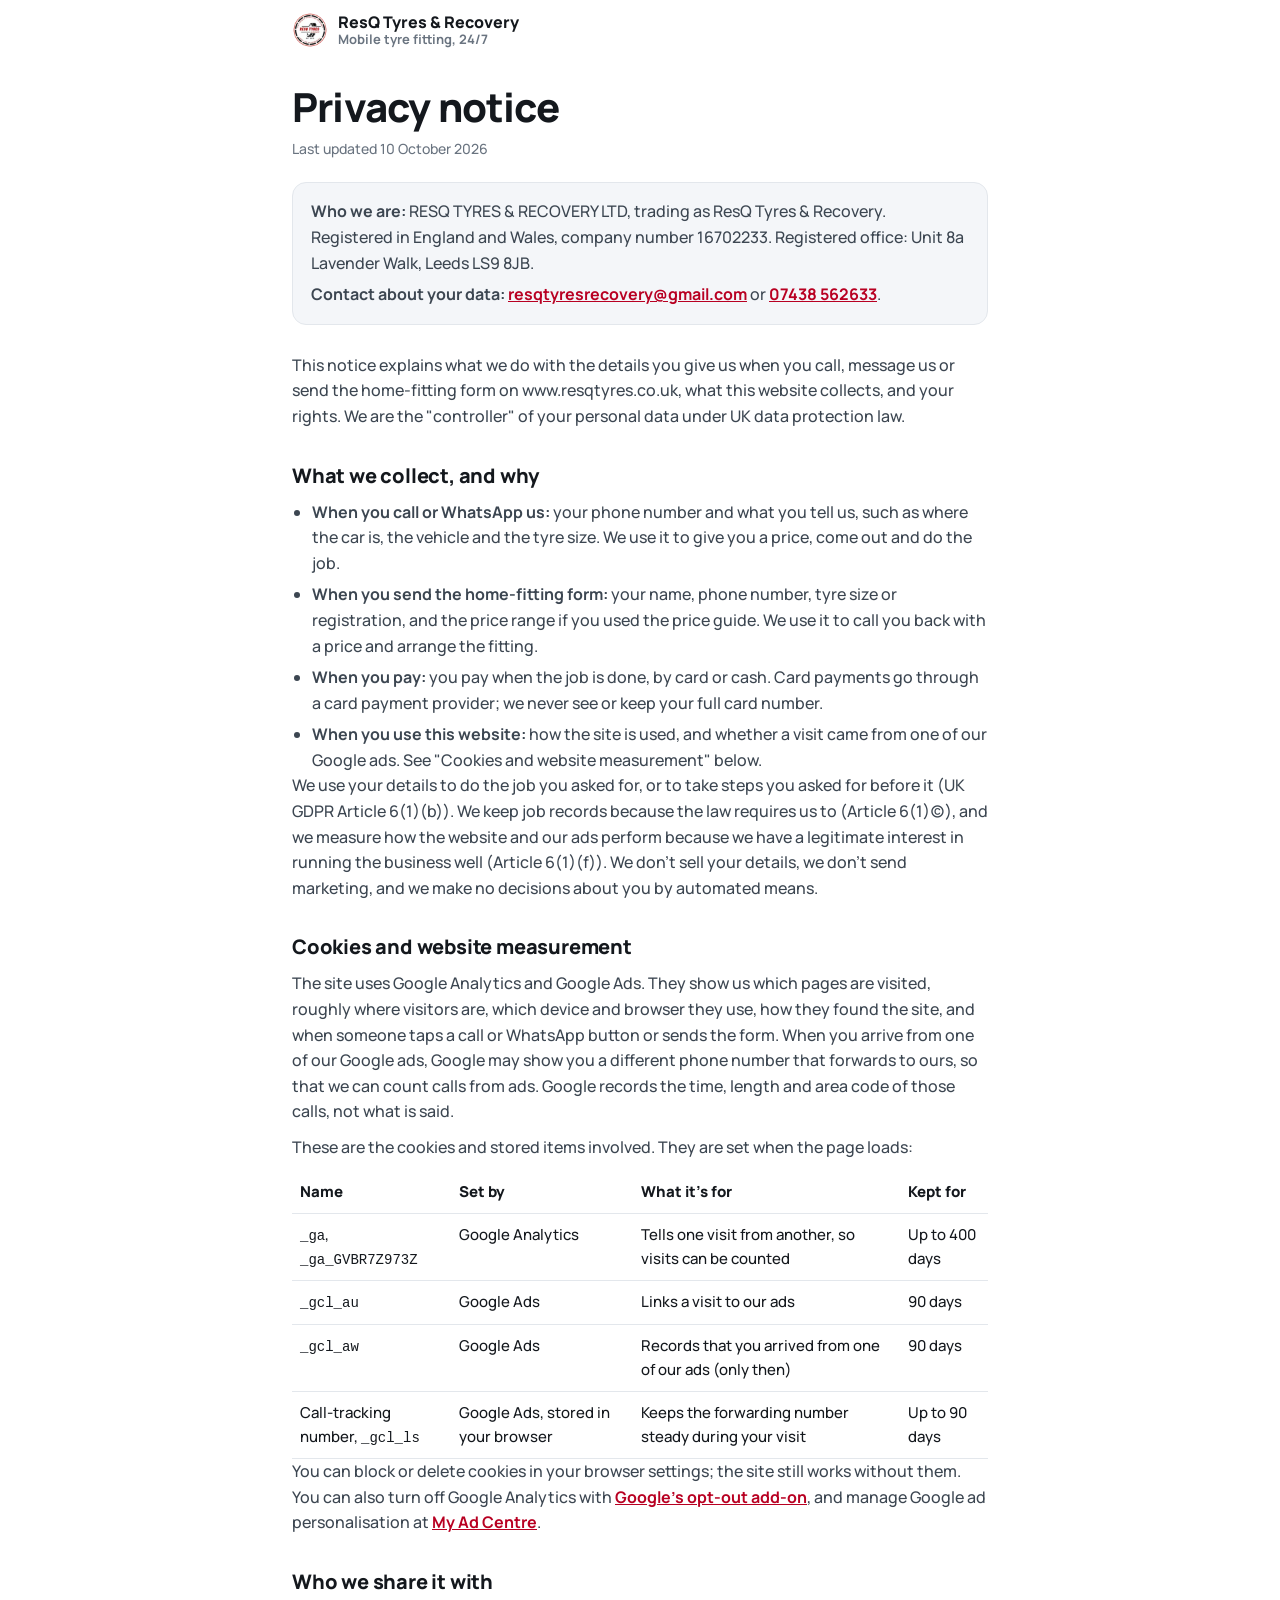
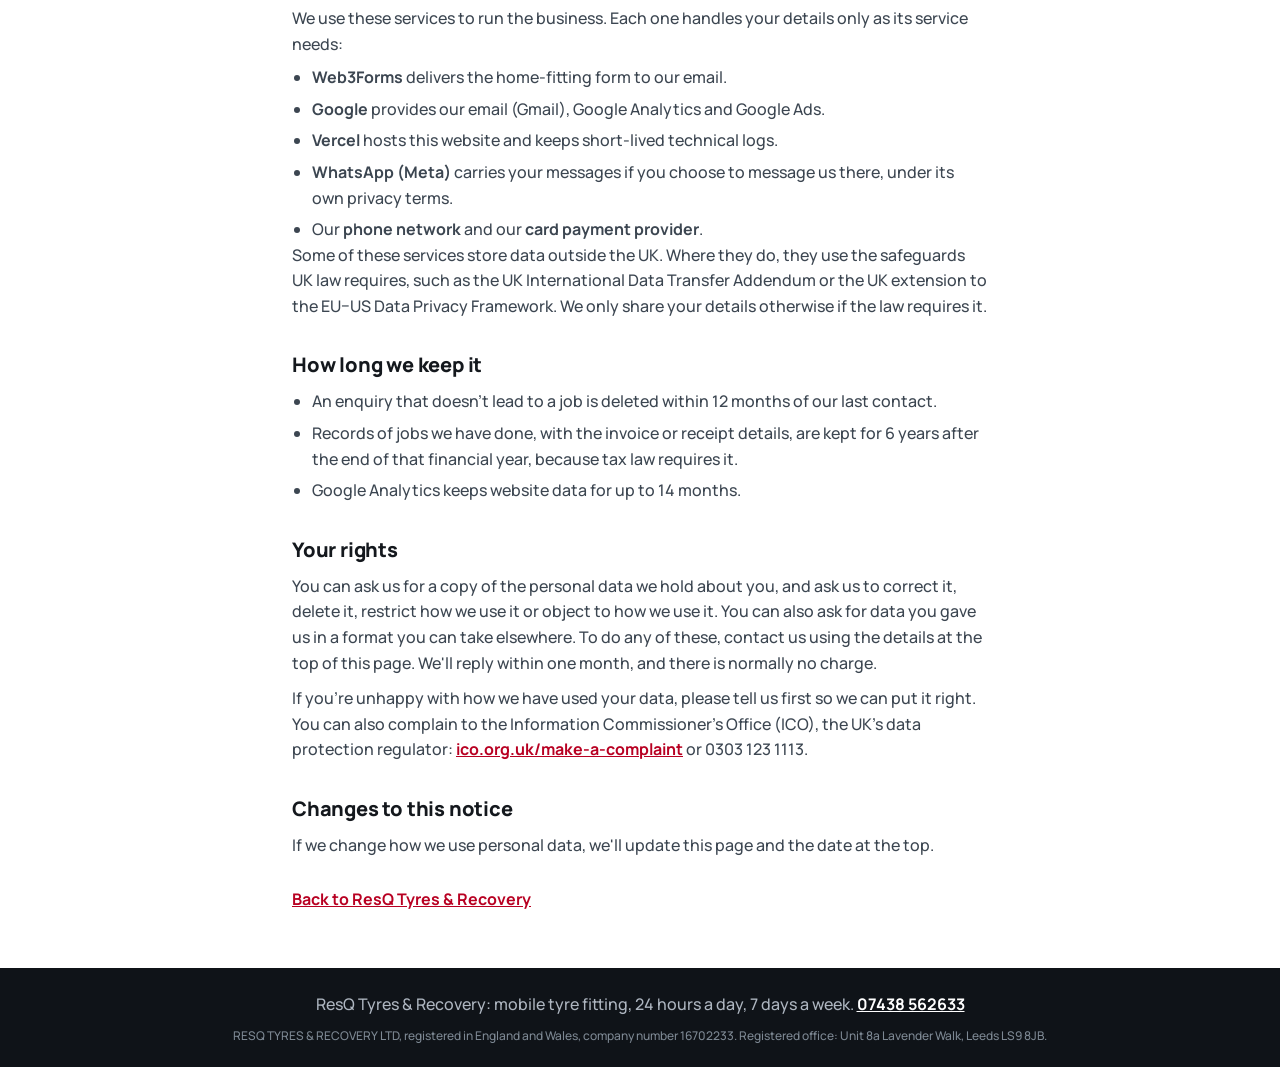
<file: privacy.html>
<!DOCTYPE html>
<html lang="en-GB">
<head>
  <meta charset="UTF-8">
  <meta name="viewport" content="width=device-width, initial-scale=1.0">
  <title>Privacy notice | ResQ Tyres &amp; Recovery</title>
  <meta name="description" content="How ResQ Tyres &amp; Recovery uses the details you give us when you call, message or send the home-fitting form, the cookies on this site, and your rights.">
  <meta name="theme-color" content="#e4002b">
  <link rel="canonical" href="https://www.resqtyres.co.uk/privacy">
  <link rel="icon" href="/favicon.ico" sizes="48x48">
  <link rel="icon" href="/assets/icon-192.png" type="image/png" sizes="192x192">
  <link rel="apple-touch-icon" href="/assets/apple-touch-icon.png">
  <link rel="preload" href="/fonts/manrope-latin.woff2" as="font" type="font/woff2" crossorigin>
  <style>
@font-face{font-family:"Manrope Fallback";src:local("Arial"),local("ArialMT");size-adjust:99.25%;ascent-override:107.41%;descent-override:30.23%;line-gap-override:0%}
@font-face{font-family:'Manrope';font-style:normal;font-weight:500 800;font-display:swap;
  src:url(/fonts/manrope-latin.woff2) format('woff2');
  unicode-range:U+0000-00FF,U+0131,U+0152-0153,U+02BB-02BC,U+02C6,U+02DA,U+02DC,U+0304,U+0308,U+0329,U+2000-206F,U+20AC,U+2122,U+2191,U+2193,U+2212,U+2215,U+FEFF,U+FFFD;}
:root{
  --ink:#14181d; --ink-2:#3c4651; --muted:#6a7480; --line:#e3e7ec; --red:#e4002b; --red-dark:#b80022; --dark:#0f1318; --soft:#f4f6f9;
  --radius:14px; --gutter:clamp(16px,4vw,32px);
  --font:"Manrope","Manrope Fallback",-apple-system,BlinkMacSystemFont,"Segoe UI",Roboto,Helvetica,Arial,sans-serif;
}
*{box-sizing:border-box;margin:0;padding:0}
body{font-family:var(--font);background:#fff;color:var(--ink);line-height:1.6;-webkit-font-smoothing:antialiased}
.brand{display:flex;align-items:center;gap:10px;padding:12px var(--gutter);text-decoration:none;color:inherit;max-width:760px;margin:0 auto}
.brand img{width:36px;height:36px;border-radius:50%}
.brand b{display:block;font-size:16px;font-weight:800;line-height:1.2}
.brand small{display:block;font-size:13px;color:var(--muted);line-height:1.2}
main{max-width:760px;margin:0 auto;padding:12px var(--gutter) 56px}
h1{font-size:clamp(28px,6vw,40px);font-weight:800;letter-spacing:-.02em;line-height:1.15;margin:12px 0 8px}
.updated{color:var(--muted);font-size:14px;margin-bottom:22px}
.facts{background:var(--soft);border:1px solid var(--line);border-radius:var(--radius);padding:16px 18px;margin-bottom:28px;font-size:15px}
.facts p+p{margin-top:6px}
h2{font-size:20px;font-weight:800;letter-spacing:-.01em;margin:30px 0 8px}
p,li{color:var(--ink-2);font-size:16px}
p+p{margin-top:10px}
ul{margin:8px 0 0 20px}
li+li{margin-top:6px}
a{color:var(--red-dark);font-weight:700}
table{width:100%;border-collapse:collapse;margin-top:10px;font-size:15px}
th,td{text-align:left;vertical-align:top;padding:9px 8px;border-bottom:1px solid var(--line)}
th{font-weight:800;color:var(--ink)}
td code{font-size:14px;overflow-wrap:anywhere}
@media(max-width:479px){table{font-size:14px}th,td{padding:8px 5px}}
footer{background:var(--dark);padding:24px var(--gutter);font-size:13px;text-align:center}
footer p{color:#aeb6c0}
footer a{color:#fff}
footer p+p{margin-top:8px;color:#7d8893;font-size:12px}
  </style>
</head>
<body>
  <a class="brand" href="/">
    <img src="/assets/logo-108.webp" width="36" height="36" alt="">
    <span><b>ResQ Tyres &amp; Recovery</b><small>Mobile tyre fitting, 24/7</small></span>
  </a>

  <main>
    <h1>Privacy notice</h1>
    <p class="updated">Last updated 10 October 2026</p>

    <div class="facts">
      <p><b>Who we are:</b> RESQ TYRES &amp; RECOVERY LTD, trading as ResQ Tyres &amp; Recovery. Registered in England and Wales, company number 16702233. Registered office: Unit 8a Lavender Walk, Leeds LS9 8JB.</p>
      <p><b>Contact about your data:</b> <a href="mailto:resqtyresrecovery@gmail.com">resqtyresrecovery@gmail.com</a> or <a href="tel:07438562633">07438&nbsp;562633</a>.</p>
    </div>

    <p>This notice explains what we do with the details you give us when you call, message us or send the home-fitting form on www.resqtyres.co.uk, what this website collects, and your rights. We are the "controller" of your personal data under UK data protection law.</p>

    <h2>What we collect, and why</h2>
    <ul>
      <li><b>When you call or WhatsApp us:</b> your phone number and what you tell us, such as where the car is, the vehicle and the tyre size. We use it to give you a price, come out and do the job.</li>
      <li><b>When you send the home-fitting form:</b> your name, phone number, tyre size or registration, and the price range if you used the price guide. We use it to call you back with a price and arrange the fitting.</li>
      <li><b>When you pay:</b> you pay when the job is done, by card or cash. Card payments go through a card payment provider; we never see or keep your full card number.</li>
      <li><b>When you use this website:</b> how the site is used, and whether a visit came from one of our Google ads. See "Cookies and website measurement" below.</li>
    </ul>
    <p>We use your details to do the job you asked for, or to take steps you asked for before it (UK GDPR Article 6(1)(b)). We keep job records because the law requires us to (Article 6(1)(c)), and we measure how the website and our ads perform because we have a legitimate interest in running the business well (Article 6(1)(f)). We don't sell your details, we don't send marketing, and we make no decisions about you by automated means.</p>

    <h2>Cookies and website measurement</h2>
    <p>The site uses Google Analytics and Google Ads. They show us which pages are visited, roughly where visitors are, which device and browser they use, how they found the site, and when someone taps a call or WhatsApp button or sends the form. When you arrive from one of our Google ads, Google may show you a different phone number that forwards to ours, so that we can count calls from ads. Google records the time, length and area code of those calls, not what is said.</p>
    <p>These are the cookies and stored items involved. They are set when the page loads:</p>
    <table>
      <tr><th scope="col">Name</th><th scope="col">Set by</th><th scope="col">What it's for</th><th scope="col">Kept for</th></tr>
      <tr><td><code>_ga</code>, <code>_ga_GVBR7Z973Z</code></td><td>Google Analytics</td><td>Tells one visit from another, so visits can be counted</td><td>Up to 400 days</td></tr>
      <tr><td><code>_gcl_au</code></td><td>Google Ads</td><td>Links a visit to our ads</td><td>90 days</td></tr>
      <tr><td><code>_gcl_aw</code></td><td>Google Ads</td><td>Records that you arrived from one of our ads (only then)</td><td>90 days</td></tr>
      <tr><td>Call-tracking number, <code>_gcl_ls</code></td><td>Google Ads, stored in your browser</td><td>Keeps the forwarding number steady during your visit</td><td>Up to 90 days</td></tr>
    </table>
    <p>You can block or delete cookies in your browser settings; the site still works without them. You can also turn off Google Analytics with <a href="https://tools.google.com/dlpage/gaoptout" rel="noopener">Google's opt-out add-on</a>, and manage Google ad personalisation at <a href="https://myadcenter.google.com" rel="noopener">My Ad Centre</a>.</p>

    <h2>Who we share it with</h2>
    <p>We use these services to run the business. Each one handles your details only as its service needs:</p>
    <ul>
      <li><b>Web3Forms</b> delivers the home-fitting form to our email.</li>
      <li><b>Google</b> provides our email (Gmail), Google Analytics and Google Ads.</li>
      <li><b>Vercel</b> hosts this website and keeps short-lived technical logs.</li>
      <li><b>WhatsApp (Meta)</b> carries your messages if you choose to message us there, under its own privacy terms.</li>
      <li>Our <b>phone network</b> and our <b>card payment provider</b>.</li>
    </ul>
    <p>Some of these services store data outside the UK. Where they do, they use the safeguards UK law requires, such as the UK International Data Transfer Addendum or the UK extension to the EU–US Data Privacy Framework. We only share your details otherwise if the law requires it.</p>

    <h2>How long we keep it</h2>
    <ul>
      <li>An enquiry that doesn't lead to a job is deleted within 12 months of our last contact.</li>
      <li>Records of jobs we have done, with the invoice or receipt details, are kept for 6 years after the end of that financial year, because tax law requires it.</li>
      <li>Google Analytics keeps website data for up to 14 months.</li>
    </ul>

    <h2>Your rights</h2>
    <p>You can ask us for a copy of the personal data we hold about you, and ask us to correct it, delete it, restrict how we use it or object to how we use it. You can also ask for data you gave us in a format you can take elsewhere. To do any of these, contact us using the details at the top of this page. We'll reply within one month, and there is normally no charge.</p>
    <p>If you're unhappy with how we have used your data, please tell us first so we can put it right. You can also complain to the Information Commissioner's Office (ICO), the UK's data protection regulator: <a href="https://ico.org.uk/make-a-complaint/" rel="noopener">ico.org.uk/make-a-complaint</a> or 0303&nbsp;123&nbsp;1113.</p>

    <h2>Changes to this notice</h2>
    <p>If we change how we use personal data, we'll update this page and the date at the top.</p>

    <p style="margin-top:28px"><a href="/">Back to ResQ Tyres &amp; Recovery</a></p>
  </main>

  <footer>
    <p>ResQ Tyres &amp; Recovery: mobile tyre fitting, 24 hours a day, 7 days a week. <a href="tel:07438562633">07438&nbsp;562633</a></p>
    <p>RESQ TYRES &amp; RECOVERY LTD, registered in England and Wales, company number 16702233. Registered office: Unit 8a Lavender Walk, Leeds LS9 8JB.</p>
  </footer>
</body>
</html>
</file>
